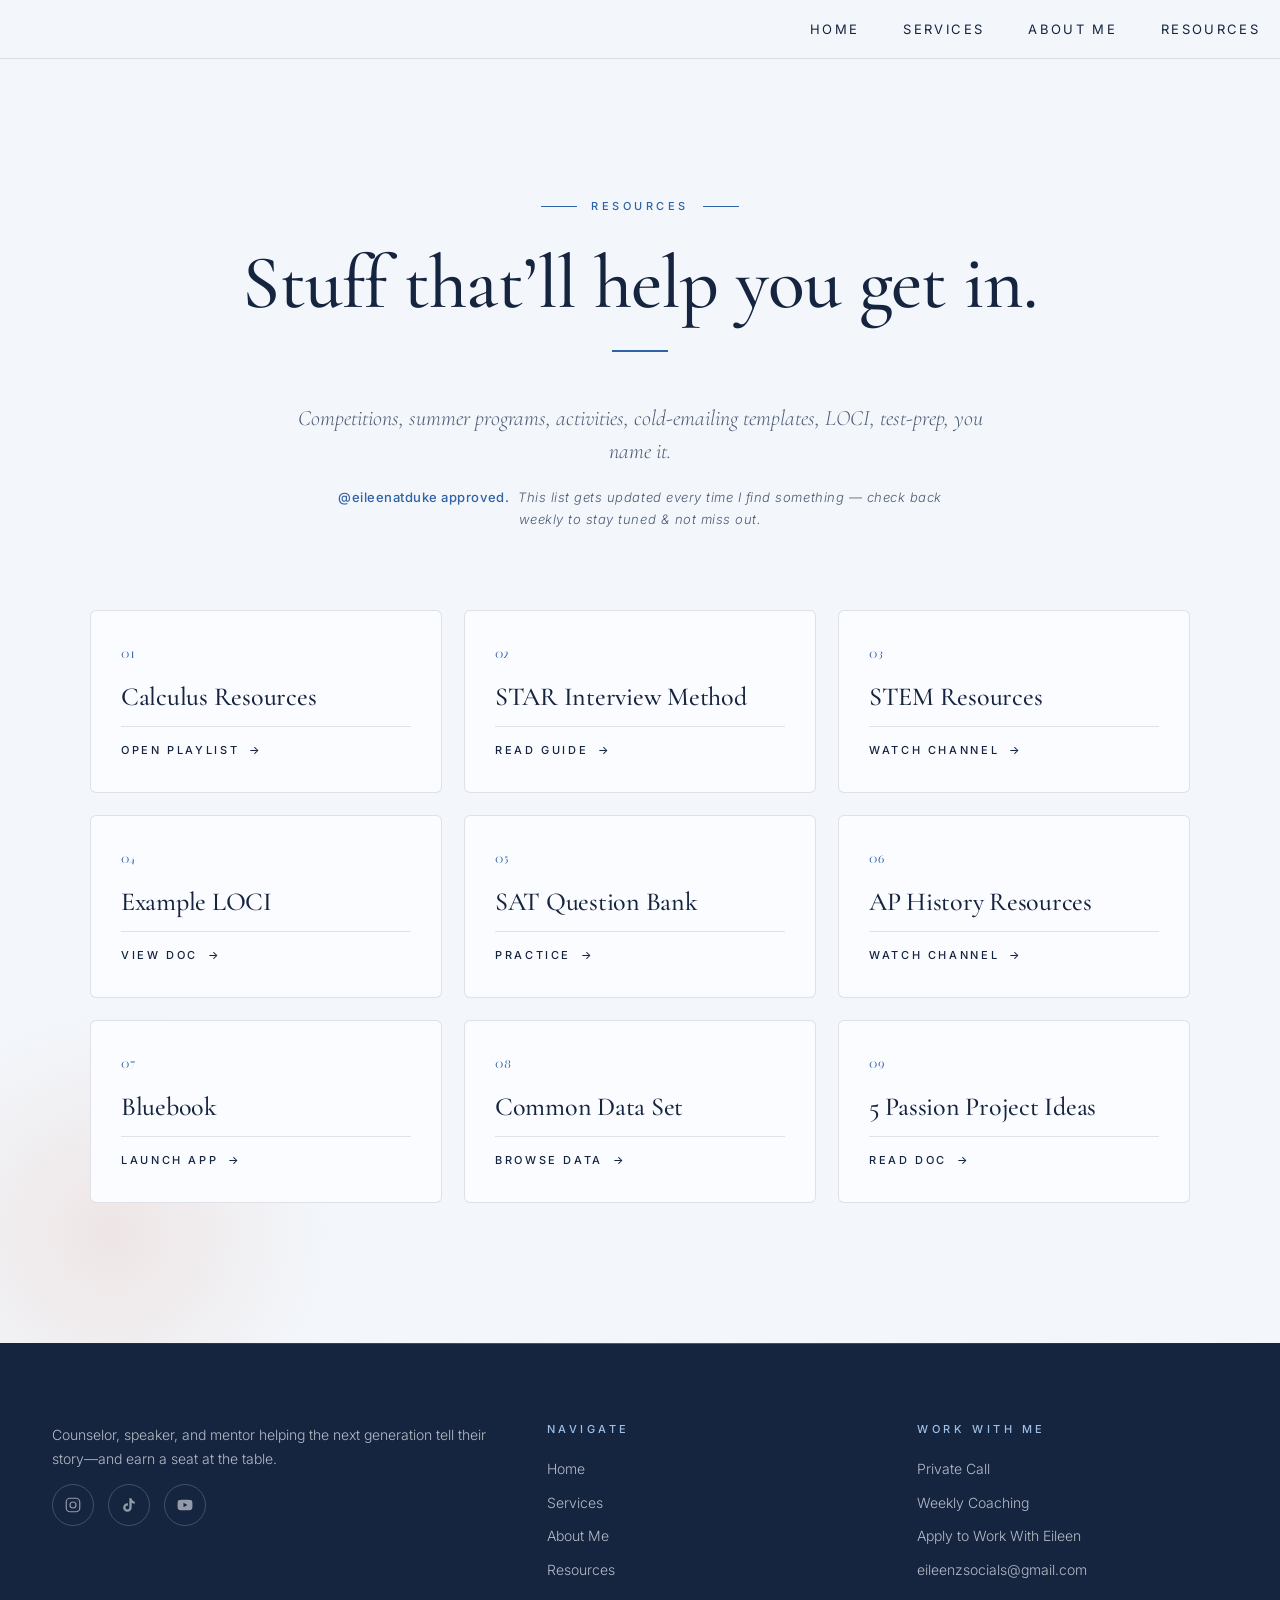
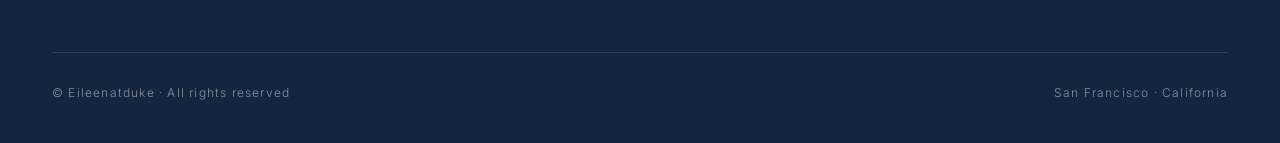
<file: resources.html>
<!doctype html>
<html lang="en">
<head>
<meta charset="utf-8" />
<meta name="viewport" content="width=device-width, initial-scale=1" />
<title>Resources | Eileenatduke</title>
<link rel="icon" href="data:," />
<link rel="preconnect" href="https://fonts.googleapis.com" />
<link rel="preconnect" href="https://fonts.gstatic.com" crossorigin />
<link href="https://fonts.googleapis.com/css2?family=Cormorant+Garamond:ital,wght@0,300;0,400;0,500;0,600;0,700;1,400&family=Inter:wght@300;400;500;600&family=Italiana&display=swap" rel="stylesheet" />
<link rel="stylesheet" href="styles.css?v=4" />
<style>
  body { padding-top: 88px; }
  #resources-section { padding-top: 100px; }
</style>
</head>
<body>

<header class="nav">
  <div class="container nav-inner">
    <span aria-hidden="true"></span>
    <nav>
      <ul>
        <li><a href="index.html#top">Home</a></li>
        <li><a href="index.html#services">Services</a></li>
        <li><a href="index.html#about">About Me</a></li>
        <li><a href="resources.html">Resources</a></li>
      </ul>
    </nav>
    <button class="nav-toggle" aria-label="Menu">
      <svg width="18" height="12" viewBox="0 0 18 12" fill="none" stroke="currentColor" stroke-width="1.4"><path d="M0 1h18M0 6h18M0 11h18"/></svg>
    </button>
  </div>
</header>

<main id="top">

  <!-- RESOURCES -->
  <section id="resources-section">
    <div class="container">
      <div class="section-head reveal">
        <span class="eyebrow">Resources</span>
        <h2>Stuff that&rsquo;ll help you <em>get in</em>.</h2>
      </div>
      <p class="resources-tag reveal">Competitions, summer programs, activities, cold-emailing templates, LOCI, test-prep, you name it.</p>
      <p class="resources-note reveal"><strong>@eileenatduke approved.</strong> &nbsp;This list gets updated every time I find something &mdash; check back weekly to stay tuned &amp; not miss out.</p>

      <div class="resources-grid">
        <a class="res-card reveal" href="https://youtube.com/playlist?list=PL6iwkLfBjZixVa6Med0P3bpAuYNysA3KG&si=qbPn6i6rHwU8EfJz" target="_blank" rel="noopener">
          <div class="res-num">01</div>
          <h4>Calculus Resources</h4>
          <span class="res-link">Open Playlist <span class="arrow">&rarr;</span></span>
        </a>

        <a class="res-card reveal" style="transition-delay:.05s" href="https://careerhub.students.duke.edu/resources/star-method-for-responding-to-interview-questions/" target="_blank" rel="noopener">
          <div class="res-num">02</div>
          <h4>STAR Interview Method</h4>
          <span class="res-link">Read Guide <span class="arrow">&rarr;</span></span>
        </a>

        <a class="res-card reveal" style="transition-delay:.1s" href="https://www.youtube.com/@TheOrganicChemistryTutor/videos" target="_blank" rel="noopener">
          <div class="res-num">03</div>
          <h4>STEM Resources</h4>
          <span class="res-link">Watch Channel <span class="arrow">&rarr;</span></span>
        </a>

        <a class="res-card reveal" style="transition-delay:.15s" href="https://docs.google.com/document/d/1EQ7lhURwzh_AfOHcXjPKD1hsLT8_d6XuLHK6VrZwoIM/edit?usp=sharing" target="_blank" rel="noopener">
          <div class="res-num">04</div>
          <h4>Example LOCI</h4>
          <span class="res-link">View Doc <span class="arrow">&rarr;</span></span>
        </a>

        <a class="res-card reveal" style="transition-delay:.2s" href="https://satsuite.collegeboard.org/practice/student-question-bank" target="_blank" rel="noopener">
          <div class="res-num">05</div>
          <h4>SAT Question Bank</h4>
          <span class="res-link">Practice <span class="arrow">&rarr;</span></span>
        </a>

        <a class="res-card reveal" style="transition-delay:.25s" href="https://www.youtube.com/@heimlershistory" target="_blank" rel="noopener">
          <div class="res-num">06</div>
          <h4>AP History Resources</h4>
          <span class="res-link">Watch Channel <span class="arrow">&rarr;</span></span>
        </a>

        <a class="res-card reveal" style="transition-delay:.3s" href="https://bluebook.app.collegeboard.org/" target="_blank" rel="noopener">
          <div class="res-num">07</div>
          <h4>Bluebook</h4>
          <span class="res-link">Launch App <span class="arrow">&rarr;</span></span>
        </a>

        <a class="res-card reveal" style="transition-delay:.35s" href="https://irds.stanford.edu/data-findings/cds" target="_blank" rel="noopener">
          <div class="res-num">08</div>
          <h4>Common Data Set</h4>
          <span class="res-link">Browse Data <span class="arrow">&rarr;</span></span>
        </a>

        <a class="res-card reveal" style="transition-delay:.4s" href="https://docs.google.com/document/d/1TdosAYPqcVu-EtnHRTdnlb5w3wuQp2_A_QpmHNCaGVw/edit?tab=t.0#heading=h.2y8op15d9m9x" target="_blank" rel="noopener">
          <div class="res-num">09</div>
          <h4>5 Passion Project Ideas</h4>
          <span class="res-link">Read Doc <span class="arrow">&rarr;</span></span>
        </a>
      </div>
    </div>
  </section>

</main>

<footer>
  <div class="container">
    <div class="footer-grid">
      <div>
        <p>Counselor, speaker, and mentor helping the next generation tell their story&mdash;and earn a seat at the table.</p>
        <div class="socials">
          <a href="https://www.instagram.com/eileenatduke/" target="_blank" rel="noopener" aria-label="Instagram">
            <svg viewBox="0 0 24 24" fill="none" stroke="currentColor" stroke-width="1.6" stroke-linecap="round" stroke-linejoin="round" aria-hidden="true"><rect x="3" y="3" width="18" height="18" rx="5"/><circle cx="12" cy="12" r="4"/><circle cx="17.5" cy="6.5" r="0.6" fill="currentColor" stroke="none"/></svg>
          </a>
          <a href="https://www.tiktok.com/@eileeen.zhang" target="_blank" rel="noopener" aria-label="TikTok">
            <svg viewBox="0 0 24 24" fill="currentColor" aria-hidden="true"><path d="M16.6 5.82A4.28 4.28 0 0 1 15.54 3h-3.09v12.4a2.59 2.59 0 1 1-2.59-2.59c.27 0 .53.04.79.12V9.8a5.7 5.7 0 0 0-.79-.05 5.69 5.69 0 1 0 5.69 5.69V9.05a7.4 7.4 0 0 0 4.21 1.39V7.5a4.16 4.16 0 0 1-3.16-1.68z"/></svg>
          </a>
          <a href="https://youtube.com/@eileenzhang8387" target="_blank" rel="noopener" aria-label="YouTube">
            <svg viewBox="0 0 24 24" fill="currentColor" aria-hidden="true"><path d="M21.6 7.2a2.5 2.5 0 0 0-1.76-1.77C18.27 5 12 5 12 5s-6.27 0-7.84.43A2.5 2.5 0 0 0 2.4 7.2 26.2 26.2 0 0 0 2 12a26.2 26.2 0 0 0 .4 4.8 2.5 2.5 0 0 0 1.76 1.77C5.73 19 12 19 12 19s6.27 0 7.84-.43a2.5 2.5 0 0 0 1.76-1.77A26.2 26.2 0 0 0 22 12a26.2 26.2 0 0 0-.4-4.8zM10 15V9l5.2 3z"/></svg>
          </a>
        </div>
      </div>
      <div>
        <h4>Navigate</h4>
        <ul>
          <li><a href="index.html#top">Home</a></li>
          <li><a href="index.html#services">Services</a></li>
          <li><a href="index.html#about">About Me</a></li>
          <li><a href="resources.html">Resources</a></li>
        </ul>
      </div>
      <div>
        <h4>Work With Me</h4>
        <ul>
          <li><a href="https://docs.google.com/forms/d/e/1FAIpQLSdR8RqY_vbzj-fO9N_N5UaOA48QXaSj5QRSEyiiGcc8QQc1Bg/viewform" target="_blank" rel="noopener">Private Call</a></li>
          <li><a href="https://forms.gle/8HdHByYSFpCebyEi6" target="_blank" rel="noopener">Weekly Coaching</a></li>
          <li><a href="https://docs.google.com/forms/d/e/1FAIpQLSew6_3nHhO1C6GS_62MeNPMiZvuFl3_4FCT3mkkudP7ZkJYaA/viewform" target="_blank" rel="noopener">Apply to Work With Eileen</a></li>
          <li><a href="mailto:eileenzsocials@gmail.com">eileenzsocials@gmail.com</a></li>
        </ul>
      </div>
    </div>
    <div class="footer-bottom">
      <span>&copy; Eileenatduke &middot; All rights reserved</span>
      <span>San Francisco &middot; California</span>
    </div>
  </div>
</footer>

<script>
  const io = new IntersectionObserver((entries) => {
    entries.forEach((e) => {
      if (e.isIntersecting) {
        e.target.classList.add('in');
        io.unobserve(e.target);
      }
    });
  }, { threshold: 0.12, rootMargin: '0px 0px -60px 0px' });
  document.querySelectorAll('.reveal').forEach(el => io.observe(el));
  document.querySelectorAll('.socials').forEach(el => io.observe(el));

  const nav = document.querySelector('header.nav');
  window.addEventListener('scroll', () => {
    const y = window.scrollY;
    nav.style.boxShadow = y > 40 ? '0 10px 30px -20px rgba(20, 32, 43, .15)' : 'none';
  });

  const navToggle = document.querySelector('.nav-toggle');
  const navMenu = document.querySelector('header.nav nav ul');
  navToggle.addEventListener('click', () => {
    nav.classList.toggle('menu-open');
  });
  navMenu.addEventListener('click', (e) => {
    if (e.target.tagName === 'A') nav.classList.remove('menu-open');
  });
</script>

</body>
</html>
</file>
<file: styles.css>
:root {
    /* Navy-on-soft-white palette. (Accent vars keep their old --gold/--rose
       names to avoid churn, but now hold blue/coral values.) */
    --ink: #15243f;        /* deep navy — headings & body text */
    --ink-soft: #4c5a73;   /* muted navy-grey — secondary text */
    --cream: #f3f7fc;      /* soft cool white — main background */
    --cream-deep: #e6eef7; /* slightly deeper, for image placeholders */
    --paper: #fbfcff;      /* near-white panel surface */
    --gold: #2f63a6;       /* primary blue accent */
    --gold-soft: #9fc0e6;  /* light blue — accents on dark surfaces */
    --rose: #cf7a5a;       /* warm coral — urgency/secondary accent */
    --line: rgba(21, 36, 63, 0.12);
  }

  * { box-sizing: border-box; margin: 0; padding: 0; }
  html { scroll-behavior: smooth; }
  body {
    background: var(--cream);
    color: var(--ink);
    font-family: 'Inter', system-ui, sans-serif;
    font-weight: 300;
    font-size: 16px;
    line-height: 1.7;
    -webkit-font-smoothing: antialiased;
    overflow-x: hidden;
  }
  ::selection { background: var(--gold); color: var(--paper); }
  h1, h2, h3, h4, .serif {
    font-family: 'Cormorant Garamond', 'Times New Roman', serif;
    font-weight: 400;
    letter-spacing: -0.01em;
    line-height: 1.1;
  }
  a { color: inherit; text-decoration: none; }
  img { max-width: 100%; display: block; }
  .container { max-width: 1240px; margin: 0 auto; padding: 0 32px; }

  /* ---------- Navigation ---------- */
  header.nav {
    position: fixed; top: 0; left: 0; right: 0; z-index: 100;
    backdrop-filter: blur(18px) saturate(140%);
    -webkit-backdrop-filter: blur(18px) saturate(140%);
    background: rgba(243, 247, 252, 0.82);
    border-bottom: 1px solid var(--line);
    transition: padding 0.4s ease, box-shadow 0.4s ease;
  }
  .nav-inner {
    display: flex; align-items: center; justify-content: space-between;
    padding: 18px 0;
  }
  .brand-logo { height: 40px; width: auto; }
  nav ul {
    display: flex; gap: 44px; list-style: none;
    font-size: 13px; letter-spacing: 0.18em; text-transform: uppercase;
    font-weight: 400;
  }
  nav a {
    position: relative; padding: 6px 0;
    color: var(--ink); transition: color 0.3s ease;
  }
  nav a::after {
    content: ""; position: absolute; left: 0; right: 0; bottom: 0;
    height: 1px; background: var(--gold); transform: scaleX(0);
    transform-origin: left; transition: transform 0.4s ease;
  }
  nav a:hover { color: var(--gold); }
  nav a:hover::after { transform: scaleX(1); }
  .nav-toggle { display: none; }

  /* ---------- Hero ---------- */
  .hero {
    min-height: 100vh;
    display: grid; place-items: center;
    position: relative;
    padding: 140px 0 80px;
    overflow: hidden;
  }
  .hero::before {
    content: ""; position: absolute; inset: 0;
    background:
      radial-gradient(ellipse at 20% 20%, rgba(159, 192, 230, 0.22), transparent 60%),
      radial-gradient(ellipse at 80% 70%, rgba(207, 122, 90, 0.16), transparent 55%);
    pointer-events: none;
  }
  .hero-grid {
    display: grid;
    grid-template-columns: 1.15fr 1fr;
    gap: 80px;
    align-items: center;
    position: relative;
    z-index: 2;
  }
  .eyebrow {
    display: inline-flex; align-items: center; gap: 14px;
    font-size: 11px; letter-spacing: 0.32em; text-transform: uppercase;
    color: var(--gold); font-weight: 500; margin-bottom: 28px;
  }
  .eyebrow::before {
    content: ""; display: inline-block; width: 36px; height: 1px;
    background: var(--gold);
  }
  .hero h1 {
    font-size: clamp(56px, 8vw, 112px);
    line-height: 0.96; margin-bottom: 32px;
    color: var(--ink); font-weight: 500;
  }
  .hero h1 em { font-style: normal; color: inherit; font-weight: inherit; }
  .hero-lead {
    font-size: 19px; line-height: 1.7;
    color: var(--ink-soft); max-width: 540px;
    margin-bottom: 44px;
  }
  .hero-cta { display: flex; gap: 20px; flex-wrap: wrap; }

  .btn {
    display: inline-flex; align-items: center; gap: 12px;
    padding: 16px 32px;
    font-size: 12px; letter-spacing: 0.24em; text-transform: uppercase;
    font-weight: 500; border-radius: 999px;
    transition: all 0.4s cubic-bezier(0.4, 0, 0.2, 1);
    cursor: pointer; border: 1px solid transparent;
  }
  .btn-primary { background: var(--ink); color: var(--paper); }
  .btn-primary:hover {
    background: var(--gold); color: var(--paper);
    transform: translateY(-2px);
    box-shadow: 0 14px 30px -12px rgba(47, 99, 166, 0.55);
  }
  .btn-ghost { background: transparent; color: var(--ink); border-color: var(--ink); }
  .btn-ghost:hover { background: var(--ink); color: var(--paper); transform: translateY(-2px); }
  .btn .arrow { transition: transform 0.3s ease; }
  .btn:hover .arrow { transform: translateX(4px); }

  /* Hero portrait — real photo */
  .portrait-frame {
    position: relative;
    aspect-ratio: 4/5;
    border-radius: 4px;
    overflow: visible;
  }
  .portrait-frame .photo {
    position: relative;
    width: 100%; height: 100%;
    border-radius: 4px;
    overflow: hidden;
    background: var(--cream-deep);
    box-shadow:
      0 50px 90px -30px rgba(20, 32, 43, 0.35),
      0 30px 60px -25px rgba(47, 99, 166, 0.25);
  }
  .portrait-frame .photo img {
    width: 100%; height: 100%; object-fit: cover;
    transition: transform 1.4s cubic-bezier(0.2, 0, 0.2, 1);
  }
  .portrait-frame:hover .photo img { transform: scale(1.04); }
  .portrait-frame::before {
    content: ""; position: absolute;
    inset: -18px -18px 18px 18px;
    border: 1px solid var(--gold);
    border-radius: 4px; z-index: -1;
  }
  .portrait-frame .badge {
    position: absolute; top: -28px; right: -28px;
    width: 130px; height: 130px;
    border-radius: 50%;
    background: var(--ink); color: var(--paper);
    display: flex; flex-direction: column;
    align-items: center; justify-content: center;
    padding: 22px 10px;
    box-sizing: border-box;
    font-family: 'Italiana', serif;
    font-size: 9.5px; letter-spacing: 0.22em; text-transform: uppercase;
    text-align: center; line-height: 1.35;
    box-shadow: 0 18px 40px -15px rgba(20, 32, 43, 0.45);
    transform: rotate(-8deg);
    z-index: 3;
  }
  .portrait-frame .badge .num {
    display: block;
    font-size: 28px; letter-spacing: 0; margin-bottom: 0;
    line-height: 1;
    color: var(--gold-soft);
  }

  .scroll-cue {
    position: absolute; bottom: 40px; left: 50%;
    transform: translateX(-50%);
    font-size: 10px; letter-spacing: 0.36em; text-transform: uppercase;
    color: var(--ink-soft);
    display: flex; flex-direction: column; align-items: center; gap: 16px;
  }
  .scroll-cue::after {
    content: ""; width: 1px; height: 60px;
    background: linear-gradient(to bottom, var(--ink-soft), transparent);
    animation: drop 2.4s ease-in-out infinite;
  }
  @keyframes drop {
    0%, 100% { transform: scaleY(1); transform-origin: top; }
    50% { transform: scaleY(0.4); }
  }

  /* ---------- Universities strip ---------- */
  .unis {
    background: var(--paper);
    padding: 70px 0;
    border-top: 1px solid var(--line);
    border-bottom: 1px solid var(--line);
  }
  .unis-label {
    text-align: center;
    font-size: 11px; letter-spacing: 0.32em; text-transform: uppercase;
    color: var(--ink-soft); font-weight: 500;
    margin-bottom: 36px;
  }
  .unis-label::before, .unis-label::after {
    content: ""; display: inline-block;
    width: 30px; height: 1px;
    background: var(--gold);
    vertical-align: middle; margin: 0 18px;
  }
  .unis-row {
    display: flex; align-items: center; justify-content: center;
    gap: 48px; flex-wrap: wrap;
  }
  .unis-cell {
    width: 140px; height: 70px;
    display: grid; place-items: center;
    opacity: 0.82; filter: grayscale(0.15);
    transition: opacity 0.4s ease, transform 0.4s ease, filter 0.4s ease;
  }
  .unis-cell img {
    max-width: 100%; max-height: 100%;
    width: auto; height: auto;
    object-fit: contain;
  }
  .unis-cell.is-brown img { max-height: 78%; max-width: 78%; }
  .unis-cell.is-harvard img { max-height: 82%; max-width: 82%; }
  .unis-cell:hover {
    opacity: 1; filter: grayscale(0);
    transform: translateY(-3px);
  }

  /* ---------- Section base ---------- */
  section { padding: 140px 0; position: relative; }
  .section-head { text-align: center; margin-bottom: 90px; }
  .section-head .eyebrow { justify-content: center; }
  .section-head .eyebrow::after {
    content: ""; display: inline-block; width: 36px; height: 1px; background: var(--gold);
  }
  .section-head h2 {
    font-size: clamp(44px, 6vw, 76px);
    line-height: 1.05; margin-bottom: 24px; font-weight: 500;
  }
  .section-head h2 em { color: inherit; font-style: normal; }
  .section-head h2::after {
    content: ""; display: block;
    width: 56px; height: 2px; margin: 26px auto 0;
    background: var(--gold);
  }
  .section-head p {
    max-width: 620px; margin: 0 auto;
    color: var(--ink-soft); font-size: 17px;
  }

  /* ---------- Services ---------- */
  #services {
    background: linear-gradient(180deg, var(--cream) 0%, var(--paper) 100%);
  }
  .services-grid {
    display: grid;
    grid-template-columns: repeat(3, 1fr);
    gap: 28px;
  }
  .card {
    position: relative;
    background: var(--paper);
    border: 1px solid var(--line);
    border-radius: 6px;
    display: flex; flex-direction: column;
    transition: transform 0.5s cubic-bezier(0.4, 0, 0.2, 1),
                box-shadow 0.5s cubic-bezier(0.4, 0, 0.2, 1),
                border-color 0.4s ease;
    overflow: hidden;
    isolation: isolate;
  }
  .card:hover {
    transform: translateY(-10px);
    box-shadow:
      0 30px 60px -25px rgba(20, 32, 43, 0.18),
      0 20px 40px -25px rgba(47, 99, 166, 0.18);
    border-color: transparent;
  }
  .card-image {
    position: relative;
    aspect-ratio: 4/3;
    overflow: hidden;
    background: var(--cream-deep);
  }
  .card-image img {
    width: 100%; height: 100%; object-fit: cover;
    transition: transform 1.2s cubic-bezier(0.2, 0, 0.2, 1);
  }
  .card:hover .card-image img { transform: scale(1.06); }
  .card-image::after {
    content: ""; position: absolute; inset: 0;
    background: linear-gradient(180deg, transparent 50%, rgba(20, 32, 43, 0.18) 100%);
  }
  .ribbon-float {
    position: absolute; top: 18px; left: 18px; z-index: 2;
    background: var(--gold); color: var(--paper);
    font-size: 9px; letter-spacing: 0.24em; text-transform: uppercase;
    padding: 6px 12px; border-radius: 999px;
    font-weight: 500;
    backdrop-filter: blur(6px);
  }
  .ribbon-float.alt { background: var(--rose); }
  .ribbon-float.dark { background: var(--ink); color: var(--gold-soft); }

  .card-body { padding: 36px 36px 40px; display: flex; flex-direction: column; flex: 1; }

  .card.featured { background: linear-gradient(155deg, var(--ink) 0%, #0a1622 100%); color: var(--paper); border-color: transparent; }
  .card.featured .card-eyebrow,
  .card.featured .card-meta { color: var(--gold-soft); }
  .card.featured h3 { color: var(--paper); }
  .card.featured p { color: rgba(251, 252, 255, 0.78); }
  .card.featured .card-link { color: var(--gold-soft); border-color: rgba(159, 192, 230, 0.4); }
  .card.featured .card-link:hover { color: var(--paper); border-color: var(--paper); }

  .card-eyebrow {
    font-size: 10px; letter-spacing: 0.32em; text-transform: uppercase;
    color: var(--gold); font-weight: 500;
    display: flex; align-items: center; gap: 12px;
    margin-bottom: 18px;
  }
  .card-eyebrow .num { font-family: 'Italiana', serif; font-size: 14px; letter-spacing: 0; }

  .card h3 {
    font-size: 30px; line-height: 1.15;
    margin-bottom: 18px;
    color: var(--ink); font-weight: 500;
  }
  .card p {
    color: var(--ink-soft);
    font-size: 15.5px; line-height: 1.7;
    margin-bottom: 28px; flex: 1;
  }
  .card-meta {
    font-size: 11px; letter-spacing: 0.24em; text-transform: uppercase;
    color: var(--rose); font-weight: 500;
    margin-bottom: 16px;
    display: flex; align-items: center; gap: 10px;
  }
  .card-meta::before {
    content: ""; width: 6px; height: 6px; border-radius: 50%;
    background: var(--rose); display: inline-block;
    box-shadow: 0 0 0 3px rgba(207, 122, 90, 0.2);
    animation: pulse 2s ease-in-out infinite;
  }
  @keyframes pulse {
    0%, 100% { box-shadow: 0 0 0 3px rgba(207, 122, 90, 0.2); }
    50% { box-shadow: 0 0 0 6px rgba(207, 122, 90, 0.05); }
  }
  .card-actions { display: flex; flex-direction: column; gap: 12px; }
  .card-actions .btn { justify-content: center; }
  .card-link {
    display: inline-flex; align-items: center; justify-content: center; gap: 10px;
    padding: 14px 0;
    font-size: 11px; letter-spacing: 0.28em; text-transform: uppercase;
    color: var(--ink); border-bottom: 1px solid var(--line);
    transition: color 0.3s ease, border-color 0.3s ease;
  }
  .card-link:hover { color: var(--gold); border-color: var(--gold); }

  /* ---------- About ---------- */
  #about { background: var(--cream); position: relative; overflow: hidden; }
  #about::before {
    content: ""; position: absolute;
    top: -100px; right: -100px; width: 500px; height: 500px;
    border-radius: 50%;
    background: radial-gradient(circle, rgba(47, 99, 166, 0.12), transparent 70%);
    pointer-events: none;
  }
  .about-grid {
    display: grid;
    grid-template-columns: 0.85fr 1.15fr;
    gap: 90px;
    align-items: center;
    position: relative;
  }
  .about-visual { position: relative; }
  .about-visual .stack {
    position: relative;
    aspect-ratio: 4/5;
    border-radius: 4px;
    overflow: visible;
  }
  .about-visual .photo {
    position: relative;
    width: 100%; height: 100%;
    border-radius: 4px;
    overflow: hidden;
    background: var(--cream-deep);
    box-shadow: 0 40px 80px -30px rgba(20, 32, 43, 0.35);
  }
  .about-visual .photo img {
    width: 100%; height: 100%; object-fit: cover;
  }
  .about-visual .stack::before {
    content: ""; position: absolute;
    inset: 28px -28px -28px 28px;
    background: linear-gradient(135deg, var(--ink) 0%, #0a1622 100%);
    border-radius: 4px; z-index: -1;
  }
  .stat-card {
    position: absolute;
    bottom: -40px; left: -40px;
    background: var(--paper);
    padding: 26px 32px;
    border-radius: 6px;
    box-shadow: 0 20px 50px -20px rgba(20, 32, 43, 0.25);
    border: 1px solid var(--line);
    z-index: 4;
  }
  .stat-card .num {
    font-family: 'Cormorant Garamond', serif;
    font-size: 44px; line-height: 1;
    color: var(--gold); font-weight: 500;
  }
  .stat-card .label {
    font-size: 10px; letter-spacing: 0.28em; text-transform: uppercase;
    color: var(--ink-soft); margin-top: 8px;
  }
  .about-copy h2 {
    font-size: clamp(44px, 5.4vw, 68px);
    margin-bottom: 36px; font-weight: 500;
  }
  .about-copy h2 em { color: inherit; font-style: normal; }
  .about-copy h2::after {
    content: ""; display: block;
    width: 56px; height: 2px; margin: 26px 0 0;
    background: var(--gold);
  }
  .about-copy p {
    font-size: 17px; color: var(--ink-soft);
    line-height: 1.85; margin-bottom: 24px;
  }
  .about-copy p strong {
    color: var(--gold); font-weight: 600; font-style: normal;
  }
  .pull-quote {
    margin: 50px 0;
    padding: 36px 0 36px 36px;
    border-left: 2px solid var(--gold);
    font-family: 'Cormorant Garamond', serif;
    font-size: 26px; font-style: italic;
    line-height: 1.4; color: var(--ink);
  }

  /* ---------- Speaker strip ---------- */
  .speaker-strip {
    margin-top: 80px;
    padding: 0;
    background: var(--ink);
    border-radius: 8px;
    color: var(--paper);
    display: grid;
    grid-template-columns: 1fr 1.1fr;
    overflow: hidden;
    position: relative;
  }
  .speaker-strip .photo {
    position: relative;
    min-height: 380px;
    background: #0a1622;
  }
  .speaker-strip .photo img {
    width: 100%; height: 100%;
    object-fit: cover;
    object-position: 50% 32%;
    position: absolute; inset: 0;
  }
  .speaker-strip .photo::after {
    content: ""; position: absolute; inset: 0;
    background: linear-gradient(90deg, transparent 60%, var(--ink) 100%);
  }
  .speaker-strip .body {
    padding: 60px;
    display: flex; flex-direction: column; justify-content: center;
    position: relative;
  }
  .speaker-strip .body::before {
    content: "❝"; position: absolute;
    top: 20px; right: 40px;
    font-family: 'Cormorant Garamond', serif;
    font-size: 120px; color: rgba(159, 192, 230, 0.15);
    line-height: 1;
  }
  .speaker-strip .eyebrow { color: var(--gold-soft); }
  .speaker-strip .eyebrow::before { background: var(--gold-soft); }
  .speaker-strip h3 {
    font-size: 36px; margin-bottom: 18px;
    color: var(--paper); font-weight: 500;
  }
  .speaker-strip h3 em { color: inherit; font-style: normal; }
  .speaker-strip p {
    color: rgba(251, 252, 255, 0.78);
    font-size: 16px;
  }

  /* ---------- Contact ---------- */
  #contact { background: var(--paper); text-align: center; padding: 160px 0; }
  #contact .section-head { margin-bottom: 60px; }
  .contact-card {
    max-width: 720px; margin: 0 auto;
    padding: 60px;
    background: linear-gradient(155deg, var(--cream) 0%, var(--paper) 100%);
    border: 1px solid var(--line); border-radius: 6px;
    position: relative;
  }
  .contact-card::before, .contact-card::after {
    content: ""; position: absolute;
    width: 24px; height: 24px;
    border: 1px solid var(--gold);
  }
  .contact-card::before { top: 14px; left: 14px; border-right: 0; border-bottom: 0; }
  .contact-card::after { bottom: 14px; right: 14px; border-left: 0; border-top: 0; }
  .contact-card p {
    font-family: 'Cormorant Garamond', serif;
    font-size: 22px; line-height: 1.5;
    color: var(--ink); margin-bottom: 36px;
    font-style: italic;
  }
  .email-link {
    display: inline-flex; align-items: center; gap: 14px;
    padding: 18px 36px;
    background: var(--ink); color: var(--paper);
    border-radius: 999px;
    font-size: 15px; letter-spacing: 0.05em;
    transition: all 0.4s ease;
  }
  .email-link:hover {
    background: var(--gold);
    transform: translateY(-2px);
    box-shadow: 0 14px 30px -12px rgba(47, 99, 166, 0.5);
  }
  .email-link .icon { font-size: 18px; }

  /* ---------- Resources ---------- */
  #resources-section {
    background: var(--cream);
    padding: 140px 0;
    position: relative;
    overflow: hidden;
  }
  #resources-section::before {
    content: ""; position: absolute;
    bottom: -120px; left: -120px;
    width: 460px; height: 460px;
    border-radius: 50%;
    background: radial-gradient(circle, rgba(207, 122, 90, 0.14), transparent 70%);
    pointer-events: none;
  }
  .resources-tag {
    text-align: center;
    font-family: 'Cormorant Garamond', serif;
    font-style: italic;
    font-size: 22px;
    color: var(--ink-soft);
    max-width: 720px;
    margin: -40px auto 18px;
    line-height: 1.5;
  }
  .resources-note {
    text-align: center;
    font-size: 13px;
    letter-spacing: 0.04em;
    color: var(--ink-soft);
    max-width: 640px;
    margin: 0 auto 80px;
    font-style: italic;
  }
  .resources-note strong {
    color: var(--gold);
    font-style: normal;
    font-weight: 500;
  }
  .resources-grid {
    display: grid;
    grid-template-columns: repeat(3, 1fr);
    gap: 22px;
    max-width: 1100px;
    margin: 0 auto;
  }
  .res-card {
    position: relative;
    background: var(--paper);
    border: 1px solid var(--line);
    border-radius: 6px;
    padding: 32px 30px;
    transition: transform 0.4s cubic-bezier(0.4,0,0.2,1),
                box-shadow 0.4s ease,
                border-color 0.4s ease;
    display: flex; flex-direction: column;
    min-height: 180px;
    overflow: hidden;
    isolation: isolate;
  }
  .res-card::before {
    content: ""; position: absolute;
    top: 0; left: 0; right: 0; height: 2px;
    background: linear-gradient(90deg, var(--gold), var(--rose));
    transform: scaleX(0); transform-origin: left;
    transition: transform 0.5s cubic-bezier(0.4,0,0.2,1);
  }
  .res-card:hover {
    transform: translateY(-6px);
    box-shadow: 0 24px 50px -25px rgba(20,32,43,0.18);
    border-color: transparent;
  }
  .res-card:hover::before { transform: scaleX(1); }
  .res-num {
    font-family: 'Italiana', serif;
    font-size: 13px;
    color: var(--gold);
    letter-spacing: 0.04em;
    margin-bottom: 16px;
  }
  .res-card h4 {
    font-family: 'Cormorant Garamond', serif;
    font-size: 26px;
    line-height: 1.2;
    color: var(--ink);
    font-weight: 500;
    margin-bottom: 14px;
    flex: 1;
  }
  .res-card .res-link {
    display: inline-flex; align-items: center; gap: 10px;
    font-size: 11px; letter-spacing: 0.24em; text-transform: uppercase;
    color: var(--ink); font-weight: 500;
    padding-top: 14px;
    border-top: 1px solid var(--line);
    transition: color 0.3s ease, border-color 0.3s ease;
  }
  .res-card:hover .res-link { color: var(--gold); border-color: var(--gold); }
  .res-card .res-link .arrow { transition: transform 0.3s ease; }
  .res-card:hover .res-link .arrow { transform: translateX(4px); }
  .res-card.disabled {
    opacity: 0.65;
  }
  .res-card.disabled .res-link {
    color: var(--ink-soft);
    font-style: italic;
    text-transform: none;
    letter-spacing: 0.02em;
    font-size: 13px;
  }
  .res-card.disabled:hover { transform: none; box-shadow: none; }
  .res-card.disabled:hover::before { transform: scaleX(0); }

  /* ---------- Footer ---------- */
  footer {
    background: var(--ink);
    color: rgba(251, 252, 255, 0.7);
    padding: 80px 0 40px;
    position: relative;
  }
  footer::before {
    content: ""; position: absolute; top: 0; left: 0; right: 0; height: 1px;
    background: linear-gradient(90deg, transparent, var(--gold), transparent);
  }
  .footer-grid {
    display: grid;
    grid-template-columns: 1.4fr 1fr 1fr;
    gap: 60px; margin-bottom: 60px;
  }
  footer .brand-logo {
    height: 38px; width: auto;
    filter: brightness(0) invert(1);
    margin-bottom: 16px;
  }
  footer p { font-size: 14px; line-height: 1.7; }
  footer h4 {
    font-family: 'Inter', sans-serif;
    font-size: 11px; letter-spacing: 0.32em; text-transform: uppercase;
    color: var(--gold-soft); font-weight: 500;
    margin-bottom: 22px;
  }
  footer ul { list-style: none; }
  footer ul li { margin-bottom: 10px; font-size: 14px; }
  footer ul a { transition: color 0.3s ease; }
  footer ul a:hover { color: var(--gold-soft); }
  .socials { display: flex; gap: 14px; margin-top: 14px; }
  .socials a {
    width: 42px; height: 42px;
    border-radius: 50%;
    border: 1px solid rgba(251, 252, 255, 0.2);
    display: grid; place-items: center;
    /* Settled (steady) state: gray */
    color: rgba(251, 252, 255, 0.55);
    transition: all 0.4s ease;
  }
  /* Play the color->gray animation once the footer scrolls into view
     (the observer adds .in), so it's actually seen rather than finishing
     off-screen on page load. */
  .socials.in a {
    animation: socialDesaturate 2.4s ease-out;
  }
  /* Brand colors the icons start from before settling on gray */
  .socials a[aria-label="Instagram"] { --brand: #e4405f; }
  .socials a[aria-label="TikTok"]    { --brand: #25f4ee; }
  .socials a[aria-label="YouTube"]   { --brand: #ff0000; }
  .socials a:hover {
    background: var(--gold); border-color: var(--gold);
    color: var(--ink); transform: translateY(-2px);
  }
  .socials svg { width: 18px; height: 18px; display: block; }

  @keyframes socialDesaturate {
    0%, 25% { color: var(--brand, rgba(251, 252, 255, 0.55)); }
    100%    { color: rgba(251, 252, 255, 0.55); }
  }

  @media (prefers-reduced-motion: reduce) {
    .socials.in a { animation: none; }
  }
  .footer-bottom {
    border-top: 1px solid rgba(251, 252, 255, 0.12);
    padding-top: 30px;
    display: flex; justify-content: space-between; align-items: center;
    font-size: 12px; letter-spacing: 0.1em;
    color: rgba(251, 252, 255, 0.5);
    flex-wrap: wrap; gap: 16px;
  }

  .reveal { opacity: 0; transform: translateY(30px); transition: opacity 0.9s ease, transform 0.9s ease; }
  .reveal.in { opacity: 1; transform: none; }

  /* ---------- Service modal ---------- */
  .modal-backdrop {
    position: fixed; inset: 0; z-index: 200;
    background: rgba(20, 32, 43, 0.55);
    backdrop-filter: blur(6px);
    -webkit-backdrop-filter: blur(6px);
    display: none;
    align-items: center; justify-content: center;
    padding: 32px 16px;
    opacity: 0;
    transition: opacity 0.35s ease;
  }
  .modal-backdrop.open { display: flex; opacity: 1; }
  .modal {
    position: relative;
    width: 100%; max-width: 760px;
    max-height: 90vh; overflow-y: auto;
    background: var(--paper);
    border-radius: 8px;
    border: 1px solid var(--line);
    box-shadow: 0 40px 80px -20px rgba(20, 32, 43, 0.45);
    transform: translateY(16px) scale(0.98);
    transition: transform 0.4s cubic-bezier(0.4, 0, 0.2, 1);
  }
  .modal-backdrop.open .modal { transform: none; }
  .modal-close {
    position: absolute; top: 18px; right: 18px;
    width: 38px; height: 38px;
    border-radius: 50%;
    border: 1px solid var(--line);
    background: var(--paper);
    display: grid; place-items: center;
    cursor: pointer;
    color: var(--ink);
    font-size: 18px; line-height: 1;
    transition: background 0.3s ease, color 0.3s ease, border-color 0.3s ease;
    z-index: 2;
  }
  .modal-close:hover {
    background: var(--ink); color: var(--paper);
    border-color: var(--ink);
  }
  .modal-body { padding: 56px 56px 48px; }
  .modal-eyebrow {
    display: inline-flex; align-items: center; gap: 14px;
    font-size: 11px; letter-spacing: 0.32em; text-transform: uppercase;
    color: var(--gold); font-weight: 500;
    margin-bottom: 18px;
  }
  .modal-eyebrow::before {
    content: ""; display: inline-block;
    width: 28px; height: 1px; background: var(--gold);
  }
  .modal h3 {
    font-size: clamp(30px, 4vw, 44px);
    line-height: 1.1; margin-bottom: 12px;
    color: var(--ink); font-weight: 500;
  }
  .modal h3 em { color: inherit; font-style: normal; }
  .modal .lede {
    font-size: 17px; line-height: 1.7;
    color: var(--ink-soft);
    margin-bottom: 28px;
  }
  .modal h4 {
    font-family: 'Inter', sans-serif;
    font-size: 11px; letter-spacing: 0.28em; text-transform: uppercase;
    color: var(--ink); font-weight: 500;
    margin: 28px 0 14px;
    display: flex; align-items: center; gap: 12px;
  }
  .modal h4::before {
    content: ""; display: inline-block;
    width: 22px; height: 1px; background: var(--gold);
  }
  .modal p {
    font-size: 15.5px; line-height: 1.75;
    color: var(--ink-soft);
    margin-bottom: 14px;
  }
  .modal ul { list-style: none; margin: 10px 0 22px; }
  .modal ul li {
    position: relative;
    padding-left: 28px;
    font-size: 15.5px; line-height: 1.75;
    color: var(--ink-soft);
    margin-bottom: 12px;
  }
  .modal ul li::before {
    content: ""; position: absolute;
    left: 3px; top: 10px;
    width: 9px; height: 9px;
    background: var(--gold);
    transform: rotate(45deg);
    box-shadow: 0 0 0 3px rgba(47, 99, 166, 0.18);
  }
  .modal-quote {
    margin: 24px 0;
    padding: 22px 26px;
    background: var(--cream);
    border-left: 2px solid var(--gold);
    border-radius: 0 4px 4px 0;
    font-family: 'Cormorant Garamond', serif;
    font-style: italic; font-size: 19px; line-height: 1.5;
    color: var(--ink);
  }
  .modal-meta {
    display: inline-flex; align-items: center; gap: 10px;
    font-size: 11px; letter-spacing: 0.24em; text-transform: uppercase;
    color: var(--rose); font-weight: 500;
    margin-bottom: 16px;
  }
  .modal-meta::before {
    content: ""; width: 6px; height: 6px; border-radius: 50%;
    background: var(--rose);
    box-shadow: 0 0 0 3px rgba(207, 122, 90, 0.2);
  }
  .modal-cta {
    margin-top: 32px;
    padding-top: 28px;
    border-top: 1px solid var(--line);
    display: flex; gap: 14px; flex-wrap: wrap;
  }
  body.modal-open { overflow: hidden; }
  @media (max-width: 560px) {
    .modal-body { padding: 48px 26px 36px; }
    .modal h3 { font-size: 28px; }
    .modal-quote { font-size: 17px; padding: 18px 20px; }
  }

  @media (max-width: 980px) {
    .hero-grid { grid-template-columns: 1fr; gap: 60px; }
    .portrait-frame { max-width: 420px; margin: 0 auto; }
    .services-grid { grid-template-columns: 1fr; }
    .about-grid { grid-template-columns: 1fr; gap: 80px; }
    .about-visual .stack { max-width: 420px; margin: 0 auto; }
    .speaker-strip { grid-template-columns: 1fr; }
    .speaker-strip .body { padding: 40px; }
    .speaker-strip .photo { min-height: 280px; }
    .speaker-strip .photo::after { background: linear-gradient(180deg, transparent 60%, var(--ink) 100%); }
    .footer-grid { grid-template-columns: 1fr; gap: 40px; }
    section { padding: 100px 0; }
    .unis-row { gap: 30px; }
    .unis-cell { width: 110px; height: 56px; }
    .resources-grid { grid-template-columns: repeat(2, 1fr); }
    nav { position: static; }
    nav ul {
      display: none;
      position: absolute;
      top: 100%; left: 0; right: 0;
      flex-direction: column;
      gap: 0;
      padding: 16px 32px 24px;
      background: rgba(243, 247, 252, 0.96);
      backdrop-filter: blur(18px) saturate(140%);
      -webkit-backdrop-filter: blur(18px) saturate(140%);
      border-bottom: 1px solid var(--line);
    }
    nav ul li { padding: 14px 0; border-bottom: 1px solid var(--line); }
    nav ul li:last-child { border-bottom: 0; }
    header.nav.menu-open nav ul { display: flex; }
    .nav-toggle {
      display: grid; place-items: center;
      width: 42px; height: 42px;
      border: 1px solid var(--line); border-radius: 50%;
      background: transparent; cursor: pointer;
      color: var(--ink);
      -webkit-tap-highlight-color: transparent;
      touch-action: manipulation;
    }
  }
  @media (max-width: 560px) {
    .container { padding: 0 22px; }
    .hero { padding: 110px 0 60px; }
    .contact-card { padding: 40px 26px; }
    .footer-bottom { flex-direction: column; text-align: center; }
    .stat-card { left: 10px; bottom: -30px; padding: 20px 24px; }
    .pull-quote { font-size: 22px; padding-left: 24px; }
    .unis-row { gap: 22px; }
    .unis-cell { width: 92px; height: 48px; }
    .resources-grid { grid-template-columns: 1fr; gap: 16px; }
  }
</file>
